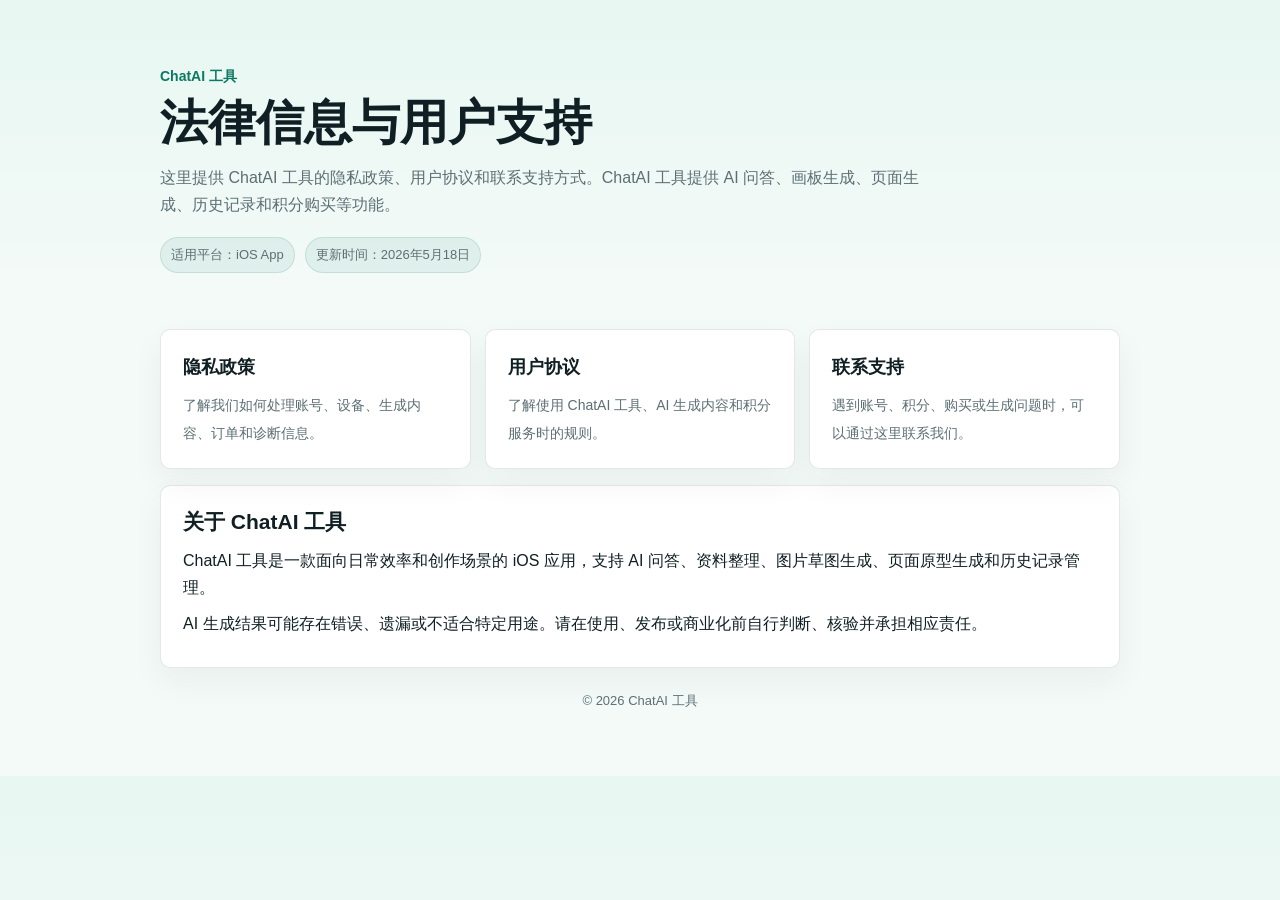
<file: index.html>
<!doctype html>
<html lang="zh-CN">
<head>
  <meta charset="utf-8">
  <meta name="viewport" content="width=device-width, initial-scale=1">
  <title>ChatAI 工具 - 法律与支持</title>
  <link rel="stylesheet" href="./styles.css">
</head>
<body>
  <main class="page">
    <section class="hero">
      <p class="eyebrow">ChatAI 工具</p>
      <h1>法律信息与用户支持</h1>
      <p class="summary">这里提供 ChatAI 工具的隐私政策、用户协议和联系支持方式。ChatAI 工具提供 AI 问答、画板生成、页面生成、历史记录和积分购买等功能。</p>
      <div class="meta">
        <span class="pill">适用平台：iOS App</span>
        <span class="pill">更新时间：2026年5月18日</span>
      </div>
    </section>

    <section class="nav-grid">
      <a class="card nav-card" href="./privacy.html">
        <strong>隐私政策</strong>
        <span>了解我们如何处理账号、设备、生成内容、订单和诊断信息。</span>
      </a>
      <a class="card nav-card" href="./terms.html">
        <strong>用户协议</strong>
        <span>了解使用 ChatAI 工具、AI 生成内容和积分服务时的规则。</span>
      </a>
      <a class="card nav-card" href="./support.html">
        <strong>联系支持</strong>
        <span>遇到账号、积分、购买或生成问题时，可以通过这里联系我们。</span>
      </a>
    </section>

    <section class="card">
      <h2>关于 ChatAI 工具</h2>
      <p>ChatAI 工具是一款面向日常效率和创作场景的 iOS 应用，支持 AI 问答、资料整理、图片草图生成、页面原型生成和历史记录管理。</p>
      <p>AI 生成结果可能存在错误、遗漏或不适合特定用途。请在使用、发布或商业化前自行判断、核验并承担相应责任。</p>
    </section>

    <p class="footer">© 2026 ChatAI 工具</p>
  </main>
</body>
</html>
</file>
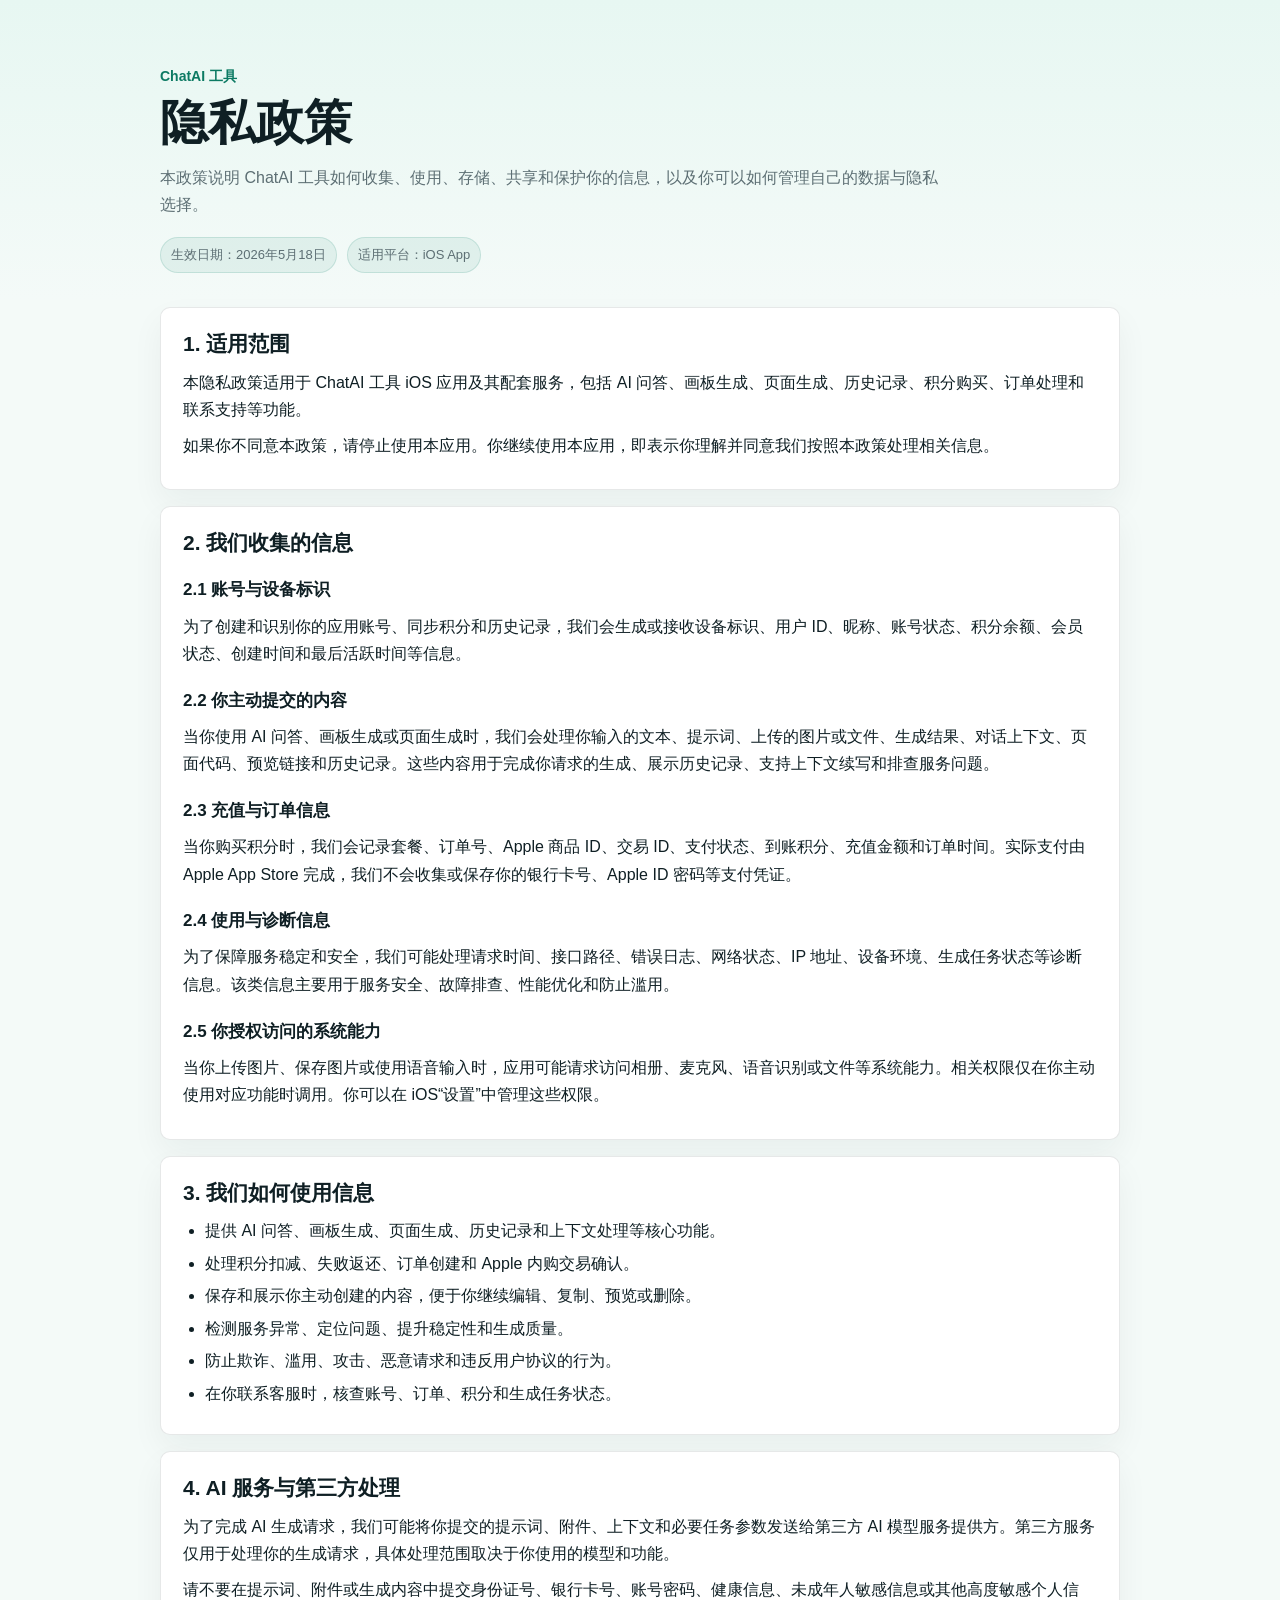
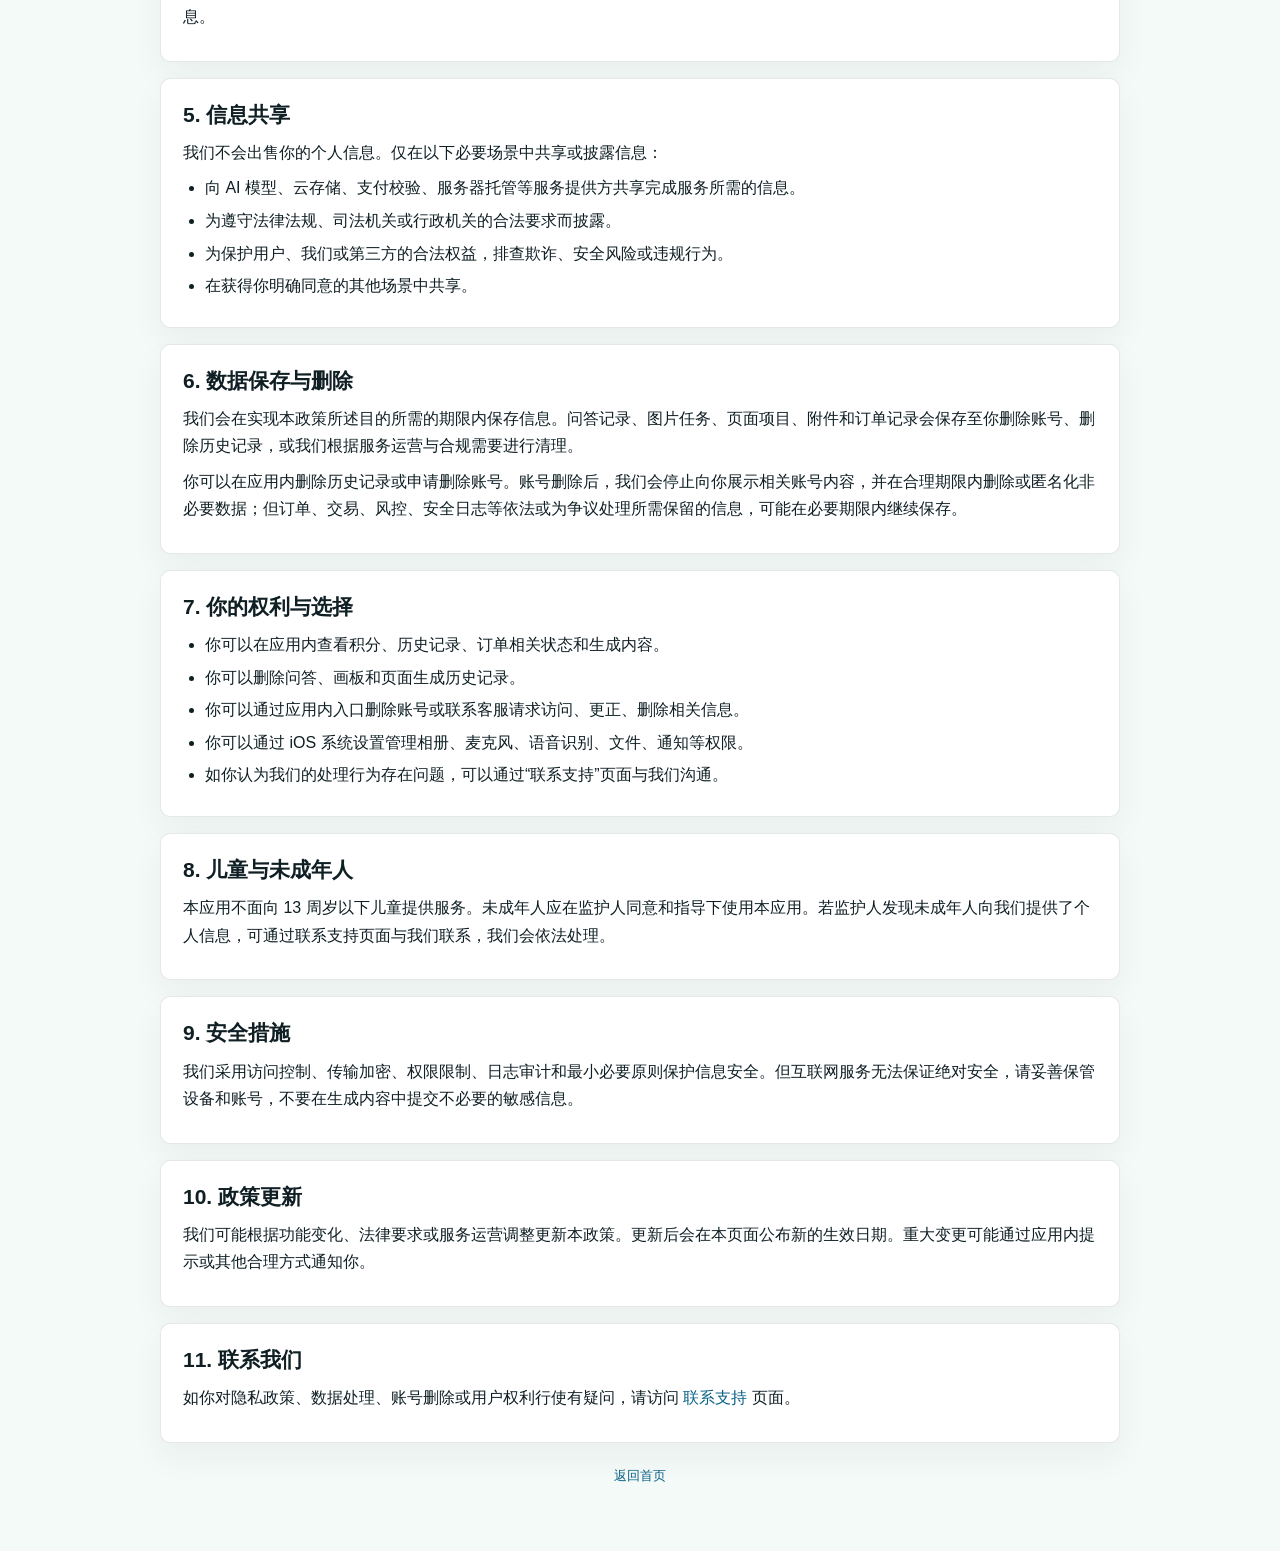
<file: privacy.html>
<!doctype html>
<html lang="zh-CN">
<head>
  <meta charset="utf-8">
  <meta name="viewport" content="width=device-width, initial-scale=1">
  <title>隐私政策 - ChatAI 工具</title>
  <link rel="stylesheet" href="./styles.css">
</head>
<body>
  <main class="page">
    <section class="hero">
      <p class="eyebrow">ChatAI 工具</p>
      <h1>隐私政策</h1>
      <p class="summary">本政策说明 ChatAI 工具如何收集、使用、存储、共享和保护你的信息，以及你可以如何管理自己的数据与隐私选择。</p>
      <div class="meta">
        <span class="pill">生效日期：2026年5月18日</span>
        <span class="pill">适用平台：iOS App</span>
      </div>
    </section>

    <section class="card">
      <h2>1. 适用范围</h2>
      <p>本隐私政策适用于 ChatAI 工具 iOS 应用及其配套服务，包括 AI 问答、画板生成、页面生成、历史记录、积分购买、订单处理和联系支持等功能。</p>
      <p>如果你不同意本政策，请停止使用本应用。你继续使用本应用，即表示你理解并同意我们按照本政策处理相关信息。</p>
    </section>

    <section class="card">
      <h2>2. 我们收集的信息</h2>
      <h3>2.1 账号与设备标识</h3>
      <p>为了创建和识别你的应用账号、同步积分和历史记录，我们会生成或接收设备标识、用户 ID、昵称、账号状态、积分余额、会员状态、创建时间和最后活跃时间等信息。</p>

      <h3>2.2 你主动提交的内容</h3>
      <p>当你使用 AI 问答、画板生成或页面生成时，我们会处理你输入的文本、提示词、上传的图片或文件、生成结果、对话上下文、页面代码、预览链接和历史记录。这些内容用于完成你请求的生成、展示历史记录、支持上下文续写和排查服务问题。</p>

      <h3>2.3 充值与订单信息</h3>
      <p>当你购买积分时，我们会记录套餐、订单号、Apple 商品 ID、交易 ID、支付状态、到账积分、充值金额和订单时间。实际支付由 Apple App Store 完成，我们不会收集或保存你的银行卡号、Apple ID 密码等支付凭证。</p>

      <h3>2.4 使用与诊断信息</h3>
      <p>为了保障服务稳定和安全，我们可能处理请求时间、接口路径、错误日志、网络状态、IP 地址、设备环境、生成任务状态等诊断信息。该类信息主要用于服务安全、故障排查、性能优化和防止滥用。</p>

      <h3>2.5 你授权访问的系统能力</h3>
      <p>当你上传图片、保存图片或使用语音输入时，应用可能请求访问相册、麦克风、语音识别或文件等系统能力。相关权限仅在你主动使用对应功能时调用。你可以在 iOS“设置”中管理这些权限。</p>
    </section>

    <section class="card">
      <h2>3. 我们如何使用信息</h2>
      <ul>
        <li>提供 AI 问答、画板生成、页面生成、历史记录和上下文处理等核心功能。</li>
        <li>处理积分扣减、失败返还、订单创建和 Apple 内购交易确认。</li>
        <li>保存和展示你主动创建的内容，便于你继续编辑、复制、预览或删除。</li>
        <li>检测服务异常、定位问题、提升稳定性和生成质量。</li>
        <li>防止欺诈、滥用、攻击、恶意请求和违反用户协议的行为。</li>
        <li>在你联系客服时，核查账号、订单、积分和生成任务状态。</li>
      </ul>
    </section>

    <section class="card">
      <h2>4. AI 服务与第三方处理</h2>
      <p>为了完成 AI 生成请求，我们可能将你提交的提示词、附件、上下文和必要任务参数发送给第三方 AI 模型服务提供方。第三方服务仅用于处理你的生成请求，具体处理范围取决于你使用的模型和功能。</p>
      <p>请不要在提示词、附件或生成内容中提交身份证号、银行卡号、账号密码、健康信息、未成年人敏感信息或其他高度敏感个人信息。</p>
    </section>

    <section class="card">
      <h2>5. 信息共享</h2>
      <p>我们不会出售你的个人信息。仅在以下必要场景中共享或披露信息：</p>
      <ul>
        <li>向 AI 模型、云存储、支付校验、服务器托管等服务提供方共享完成服务所需的信息。</li>
        <li>为遵守法律法规、司法机关或行政机关的合法要求而披露。</li>
        <li>为保护用户、我们或第三方的合法权益，排查欺诈、安全风险或违规行为。</li>
        <li>在获得你明确同意的其他场景中共享。</li>
      </ul>
    </section>

    <section class="card">
      <h2>6. 数据保存与删除</h2>
      <p>我们会在实现本政策所述目的所需的期限内保存信息。问答记录、图片任务、页面项目、附件和订单记录会保存至你删除账号、删除历史记录，或我们根据服务运营与合规需要进行清理。</p>
      <p>你可以在应用内删除历史记录或申请删除账号。账号删除后，我们会停止向你展示相关账号内容，并在合理期限内删除或匿名化非必要数据；但订单、交易、风控、安全日志等依法或为争议处理所需保留的信息，可能在必要期限内继续保存。</p>
    </section>

    <section class="card">
      <h2>7. 你的权利与选择</h2>
      <ul>
        <li>你可以在应用内查看积分、历史记录、订单相关状态和生成内容。</li>
        <li>你可以删除问答、画板和页面生成历史记录。</li>
        <li>你可以通过应用内入口删除账号或联系客服请求访问、更正、删除相关信息。</li>
        <li>你可以通过 iOS 系统设置管理相册、麦克风、语音识别、文件、通知等权限。</li>
        <li>如你认为我们的处理行为存在问题，可以通过“联系支持”页面与我们沟通。</li>
      </ul>
    </section>

    <section class="card">
      <h2>8. 儿童与未成年人</h2>
      <p>本应用不面向 13 周岁以下儿童提供服务。未成年人应在监护人同意和指导下使用本应用。若监护人发现未成年人向我们提供了个人信息，可通过联系支持页面与我们联系，我们会依法处理。</p>
    </section>

    <section class="card">
      <h2>9. 安全措施</h2>
      <p>我们采用访问控制、传输加密、权限限制、日志审计和最小必要原则保护信息安全。但互联网服务无法保证绝对安全，请妥善保管设备和账号，不要在生成内容中提交不必要的敏感信息。</p>
    </section>

    <section class="card">
      <h2>10. 政策更新</h2>
      <p>我们可能根据功能变化、法律要求或服务运营调整更新本政策。更新后会在本页面公布新的生效日期。重大变更可能通过应用内提示或其他合理方式通知你。</p>
    </section>

    <section class="card">
      <h2>11. 联系我们</h2>
      <p>如你对隐私政策、数据处理、账号删除或用户权利行使有疑问，请访问 <a href="./support.html">联系支持</a> 页面。</p>
    </section>

    <p class="footer"><a href="./index.html">返回首页</a></p>
  </main>
</body>
</html>
</file>
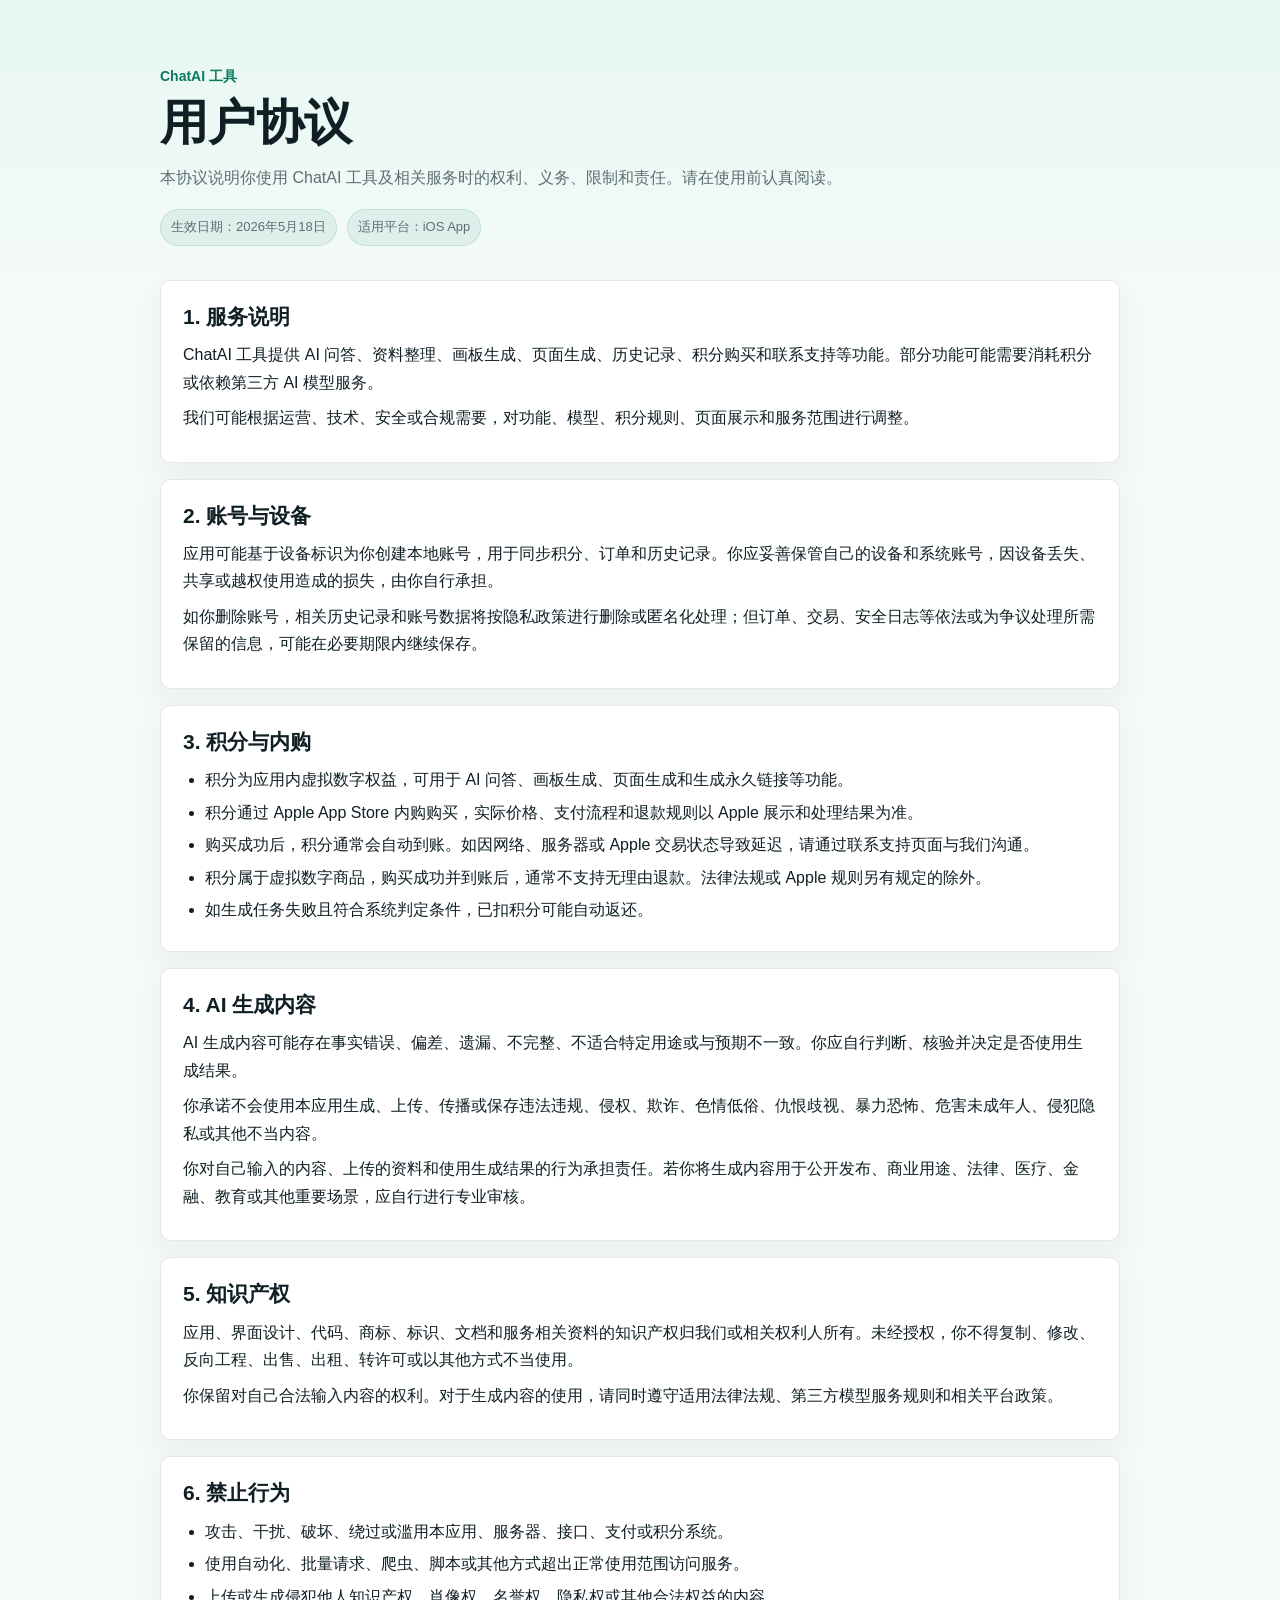
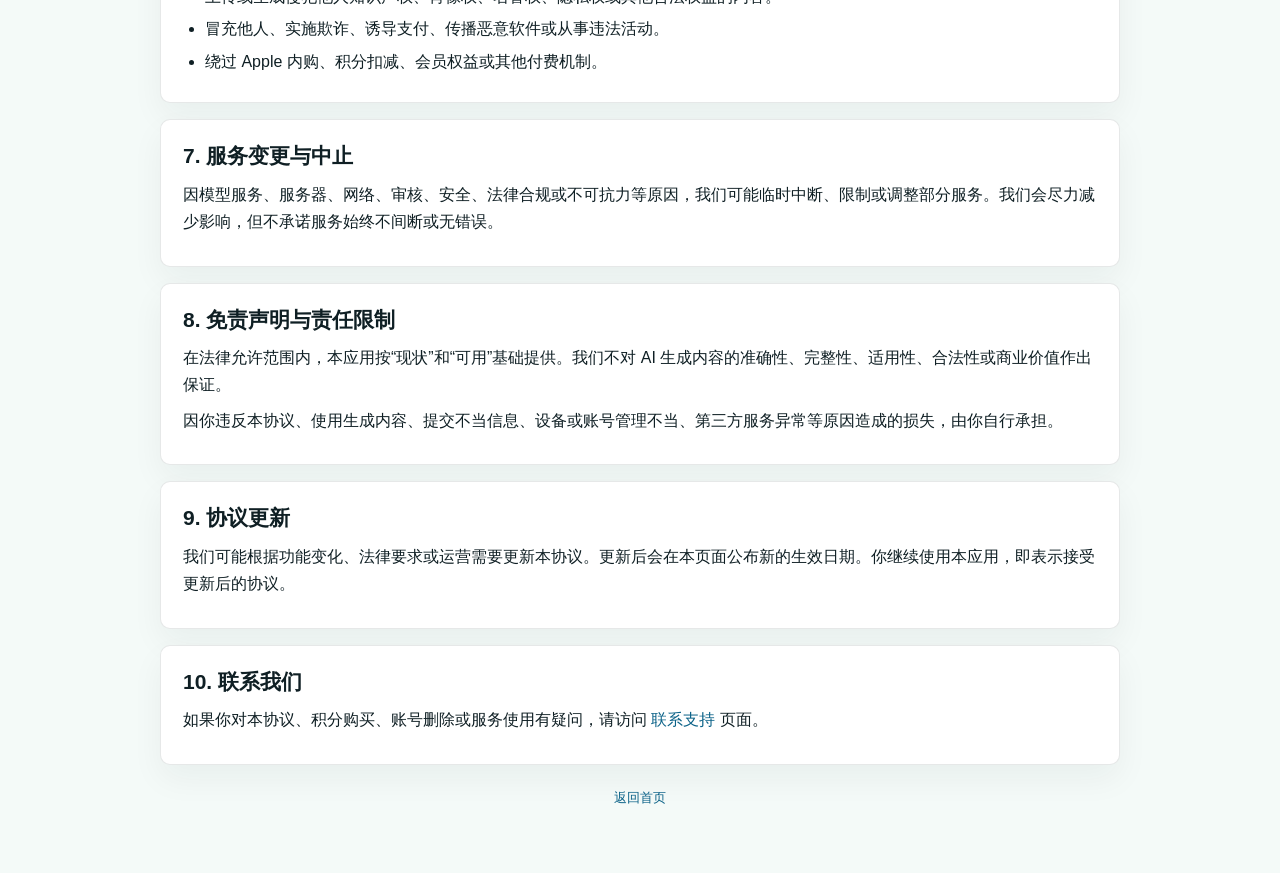
<file: terms.html>
<!doctype html>
<html lang="zh-CN">
<head>
  <meta charset="utf-8">
  <meta name="viewport" content="width=device-width, initial-scale=1">
  <title>用户协议 - ChatAI 工具</title>
  <link rel="stylesheet" href="./styles.css">
</head>
<body>
  <main class="page">
    <section class="hero">
      <p class="eyebrow">ChatAI 工具</p>
      <h1>用户协议</h1>
      <p class="summary">本协议说明你使用 ChatAI 工具及相关服务时的权利、义务、限制和责任。请在使用前认真阅读。</p>
      <div class="meta">
        <span class="pill">生效日期：2026年5月18日</span>
        <span class="pill">适用平台：iOS App</span>
      </div>
    </section>

    <section class="card">
      <h2>1. 服务说明</h2>
      <p>ChatAI 工具提供 AI 问答、资料整理、画板生成、页面生成、历史记录、积分购买和联系支持等功能。部分功能可能需要消耗积分或依赖第三方 AI 模型服务。</p>
      <p>我们可能根据运营、技术、安全或合规需要，对功能、模型、积分规则、页面展示和服务范围进行调整。</p>
    </section>

    <section class="card">
      <h2>2. 账号与设备</h2>
      <p>应用可能基于设备标识为你创建本地账号，用于同步积分、订单和历史记录。你应妥善保管自己的设备和系统账号，因设备丢失、共享或越权使用造成的损失，由你自行承担。</p>
      <p>如你删除账号，相关历史记录和账号数据将按隐私政策进行删除或匿名化处理；但订单、交易、安全日志等依法或为争议处理所需保留的信息，可能在必要期限内继续保存。</p>
    </section>

    <section class="card">
      <h2>3. 积分与内购</h2>
      <ul>
        <li>积分为应用内虚拟数字权益，可用于 AI 问答、画板生成、页面生成和生成永久链接等功能。</li>
        <li>积分通过 Apple App Store 内购购买，实际价格、支付流程和退款规则以 Apple 展示和处理结果为准。</li>
        <li>购买成功后，积分通常会自动到账。如因网络、服务器或 Apple 交易状态导致延迟，请通过联系支持页面与我们沟通。</li>
        <li>积分属于虚拟数字商品，购买成功并到账后，通常不支持无理由退款。法律法规或 Apple 规则另有规定的除外。</li>
        <li>如生成任务失败且符合系统判定条件，已扣积分可能自动返还。</li>
      </ul>
    </section>

    <section class="card">
      <h2>4. AI 生成内容</h2>
      <p>AI 生成内容可能存在事实错误、偏差、遗漏、不完整、不适合特定用途或与预期不一致。你应自行判断、核验并决定是否使用生成结果。</p>
      <p>你承诺不会使用本应用生成、上传、传播或保存违法违规、侵权、欺诈、色情低俗、仇恨歧视、暴力恐怖、危害未成年人、侵犯隐私或其他不当内容。</p>
      <p>你对自己输入的内容、上传的资料和使用生成结果的行为承担责任。若你将生成内容用于公开发布、商业用途、法律、医疗、金融、教育或其他重要场景，应自行进行专业审核。</p>
    </section>

    <section class="card">
      <h2>5. 知识产权</h2>
      <p>应用、界面设计、代码、商标、标识、文档和服务相关资料的知识产权归我们或相关权利人所有。未经授权，你不得复制、修改、反向工程、出售、出租、转许可或以其他方式不当使用。</p>
      <p>你保留对自己合法输入内容的权利。对于生成内容的使用，请同时遵守适用法律法规、第三方模型服务规则和相关平台政策。</p>
    </section>

    <section class="card">
      <h2>6. 禁止行为</h2>
      <ul>
        <li>攻击、干扰、破坏、绕过或滥用本应用、服务器、接口、支付或积分系统。</li>
        <li>使用自动化、批量请求、爬虫、脚本或其他方式超出正常使用范围访问服务。</li>
        <li>上传或生成侵犯他人知识产权、肖像权、名誉权、隐私权或其他合法权益的内容。</li>
        <li>冒充他人、实施欺诈、诱导支付、传播恶意软件或从事违法活动。</li>
        <li>绕过 Apple 内购、积分扣减、会员权益或其他付费机制。</li>
      </ul>
    </section>

    <section class="card">
      <h2>7. 服务变更与中止</h2>
      <p>因模型服务、服务器、网络、审核、安全、法律合规或不可抗力等原因，我们可能临时中断、限制或调整部分服务。我们会尽力减少影响，但不承诺服务始终不间断或无错误。</p>
    </section>

    <section class="card">
      <h2>8. 免责声明与责任限制</h2>
      <p>在法律允许范围内，本应用按“现状”和“可用”基础提供。我们不对 AI 生成内容的准确性、完整性、适用性、合法性或商业价值作出保证。</p>
      <p>因你违反本协议、使用生成内容、提交不当信息、设备或账号管理不当、第三方服务异常等原因造成的损失，由你自行承担。</p>
    </section>

    <section class="card">
      <h2>9. 协议更新</h2>
      <p>我们可能根据功能变化、法律要求或运营需要更新本协议。更新后会在本页面公布新的生效日期。你继续使用本应用，即表示接受更新后的协议。</p>
    </section>

    <section class="card">
      <h2>10. 联系我们</h2>
      <p>如果你对本协议、积分购买、账号删除或服务使用有疑问，请访问 <a href="./support.html">联系支持</a> 页面。</p>
    </section>

    <p class="footer"><a href="./index.html">返回首页</a></p>
  </main>
</body>
</html>
</file>
<file: styles.css>
:root {
  color-scheme: light;
  --bg: #f4faf8;
  --surface: #ffffff;
  --soft: #edf7f4;
  --ink: #0f1f24;
  --muted: #5d6f74;
  --line: rgba(15, 31, 36, 0.10);
  --teal: #0c7a63;
  --blue: #0b6288;
  --amber: #d97706;
}

* {
  box-sizing: border-box;
}

body {
  margin: 0;
  font-family: -apple-system, BlinkMacSystemFont, "Segoe UI", "PingFang SC", "Microsoft YaHei", sans-serif;
  background: linear-gradient(180deg, #e7f7f2 0, var(--bg) 300px);
  color: var(--ink);
  line-height: 1.72;
}

a {
  color: var(--blue);
  text-decoration: none;
}

a:hover {
  text-decoration: underline;
}

.page {
  width: min(960px, calc(100% - 32px));
  margin: 0 auto;
  padding: 34px 0 56px;
}

.hero {
  padding: 30px 0 18px;
}

.eyebrow {
  margin: 0 0 8px;
  color: var(--teal);
  font-size: 14px;
  font-weight: 800;
}

h1 {
  margin: 0;
  font-size: clamp(31px, 5vw, 48px);
  line-height: 1.12;
  letter-spacing: 0;
}

.summary {
  max-width: 780px;
  margin: 14px 0 0;
  color: var(--muted);
  font-size: 16px;
}

.meta {
  display: flex;
  flex-wrap: wrap;
  gap: 10px;
  margin-top: 18px;
  color: var(--muted);
  font-size: 13px;
}

.pill {
  padding: 6px 10px;
  background: rgba(12, 122, 99, 0.08);
  border: 1px solid rgba(12, 122, 99, 0.14);
  border-radius: 999px;
}

.nav-grid {
  display: grid;
  grid-template-columns: repeat(3, 1fr);
  gap: 14px;
  margin-top: 22px;
}

.card {
  margin-top: 16px;
  padding: 22px;
  background: var(--surface);
  border: 1px solid var(--line);
  border-radius: 10px;
  box-shadow: 0 14px 32px rgba(15, 31, 36, 0.05);
}

.nav-card {
  display: block;
  min-height: 138px;
}

.nav-card strong {
  display: block;
  margin-bottom: 8px;
  color: var(--ink);
  font-size: 18px;
}

.nav-card span {
  color: var(--muted);
  font-size: 14px;
}

h2 {
  margin: 0 0 10px;
  font-size: 21px;
  line-height: 1.35;
}

h3 {
  margin: 18px 0 8px;
  font-size: 17px;
}

p {
  margin: 8px 0;
}

ul {
  margin: 8px 0 0;
  padding-left: 22px;
}

li {
  margin: 5px 0;
}

.notice {
  padding: 13px 14px;
  background: var(--soft);
  border: 1px solid var(--line);
  border-radius: 10px;
  color: #365257;
  font-size: 14px;
}

.support-grid {
  display: grid;
  grid-template-columns: 1fr 230px;
  gap: 18px;
  align-items: center;
}

.qr {
  width: 230px;
  max-width: 100%;
  border-radius: 10px;
  border: 1px solid var(--line);
  background: white;
}

.promo-card {
  border-color: rgba(11, 98, 136, 0.18);
  background: linear-gradient(135deg, #ffffff 0%, #edf7f4 100%);
}

.promo-card .eyebrow {
  margin-bottom: 6px;
}

.promo-endpoint {
  color: var(--muted);
  font-size: 14px;
}

.endpoint-label {
  display: block;
  color: var(--ink);
  font-size: 14px;
  font-weight: 700;
}

.endpoint-label small {
  margin-left: 6px;
  color: var(--muted);
  font-size: 12px;
  font-weight: 500;
}

.endpoint-copy {
  display: grid;
  grid-template-columns: minmax(0, 1fr) auto;
  align-items: center;
  gap: 6px;
  max-width: 680px;
  margin-top: 8px;
  padding: 5px;
  border: 1px solid rgba(11, 98, 136, 0.18);
  border-radius: 12px;
  background: rgba(255, 255, 255, 0.82);
  box-shadow: 0 8px 22px rgba(15, 31, 36, 0.08);
}

.endpoint-copy input {
  min-width: 0;
  width: 100%;
  height: 42px;
  padding: 8px 12px;
  border: 0;
  outline: 0;
  border-radius: 8px;
  background: transparent;
  color: var(--ink);
  font-family: ui-monospace, SFMono-Regular, Menlo, Consolas, monospace;
  font-size: 14px;
  letter-spacing: 0;
}

.endpoint-copy button {
  min-height: 42px;
  padding: 8px 15px;
  border: 0;
  border-radius: 9px;
  background: var(--blue);
  color: #fff;
  cursor: pointer;
  font: inherit;
  font-size: 13px;
  font-weight: 700;
}

.endpoint-copy button:hover {
  filter: brightness(1.06);
}

.endpoint-copy button:focus-visible {
  outline: 3px solid rgba(11, 98, 136, 0.26);
  outline-offset: 1px;
}

.copy-status {
  min-width: 42px;
  color: var(--teal);
  font-size: 12px;
}

.promo-actions {
  display: flex;
  flex-wrap: wrap;
  gap: 10px;
  margin-top: 16px;
}

.promo-button {
  display: inline-flex;
  align-items: center;
  justify-content: center;
  min-height: 40px;
  padding: 8px 14px;
  border-radius: 8px;
  background: var(--blue);
  color: #fff;
  font-size: 14px;
  font-weight: 700;
}

.promo-button:hover {
  color: #fff;
  text-decoration: none;
  filter: brightness(1.06);
}

.promo-button.secondary {
  background: #fff;
  border: 1px solid rgba(11, 98, 136, 0.24);
  color: var(--blue);
}

.promo-button.secondary:hover {
  color: var(--blue);
}

.footer {
  margin-top: 22px;
  color: var(--muted);
  font-size: 13px;
  text-align: center;
}

@media (max-width: 720px) {
  .page {
    width: min(100% - 24px, 960px);
    padding-top: 22px;
  }

  .card {
    padding: 18px;
  }

  .nav-grid,
  .support-grid {
    grid-template-columns: 1fr;
  }

  .endpoint-label small {
    display: block;
    margin: 3px 0 0;
  }

  .endpoint-copy {
    grid-template-columns: 1fr;
  }

  .endpoint-copy button {
    width: 100%;
  }
}
</file>
